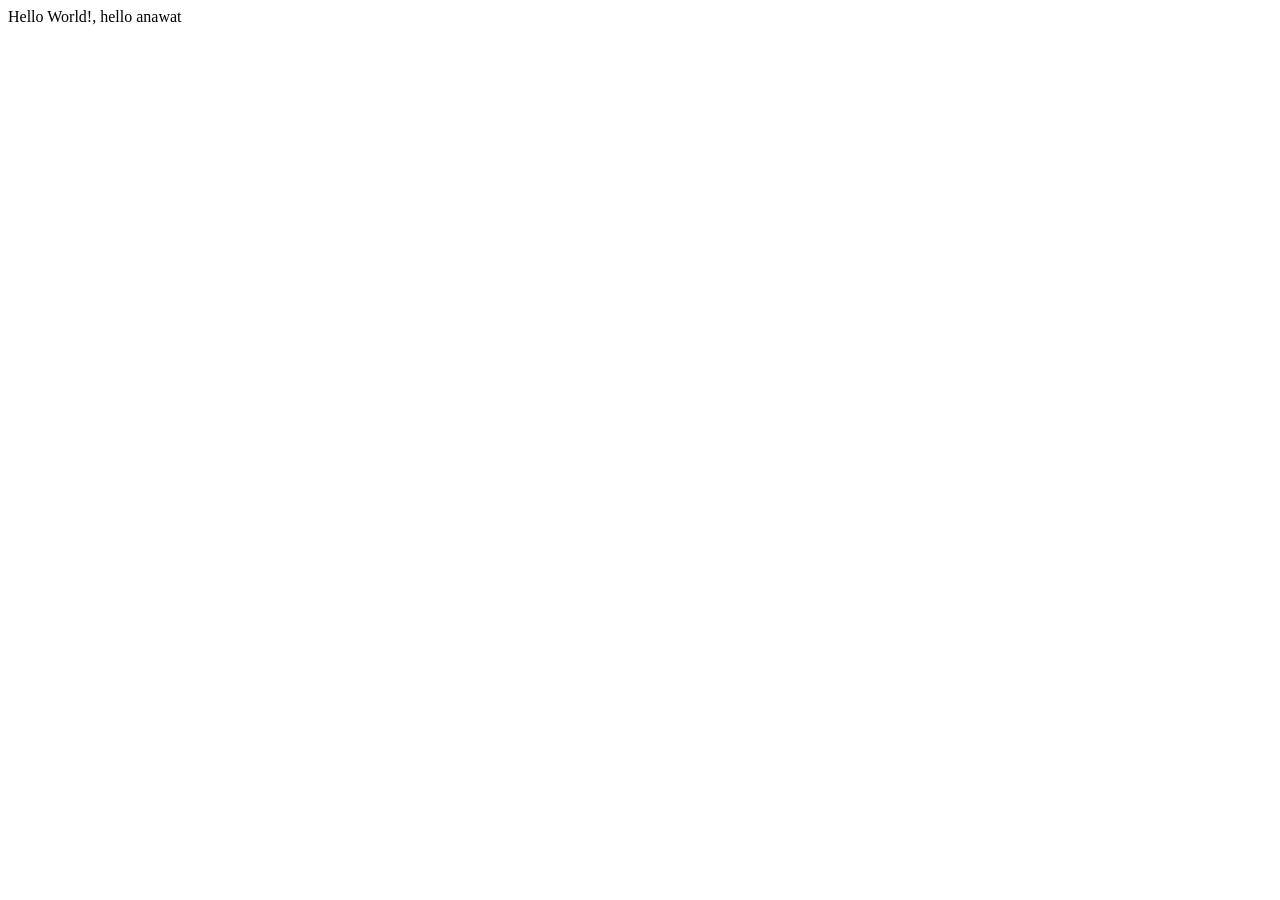
<file: Lab2/Lab2_index1.html>
<!DOCTYPE html>
<html lang="en">
<head>
    <meta charset="UTF-8">
    <meta name="viewport" content="width=, initial-scale=1.0">
    <title>Document</title>
</head>
<body>
    Hello World!, hello anawat
</body>
</html>
</file>
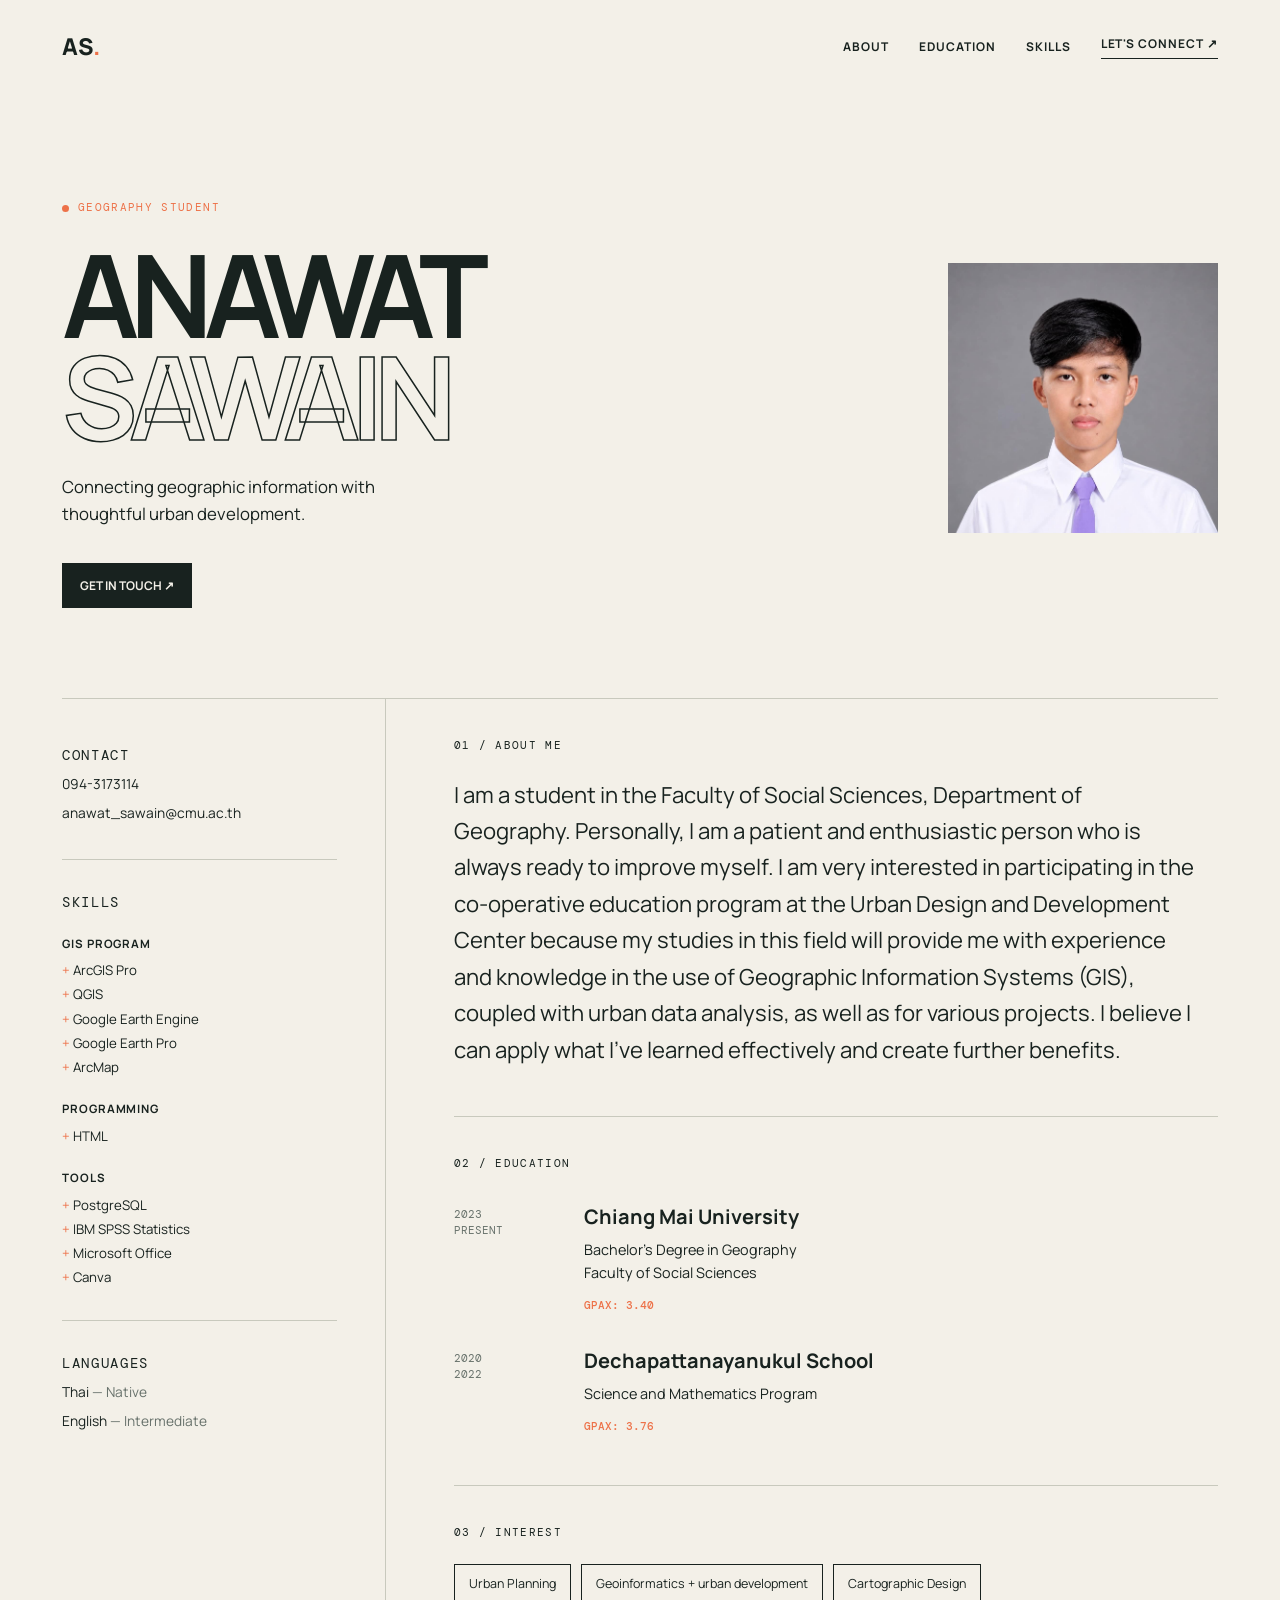
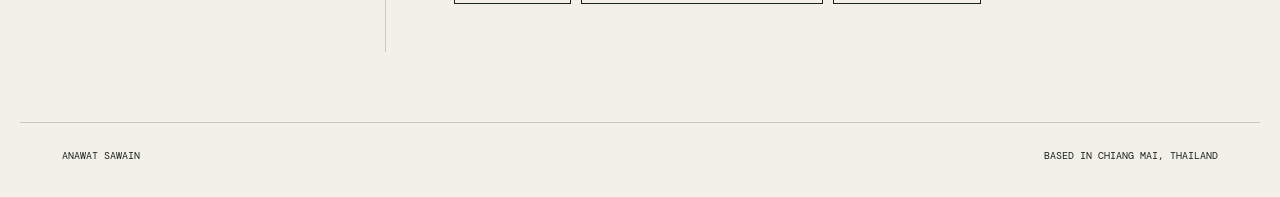
<file: Lab3/lab3_bootstrap_cv.html>
<!doctype html>
<html lang="en">

<head>
    <meta charset="utf-8">
    <meta name="viewport" content="width=device-width, initial-scale=1">
    <title>Anawat Sawain | Geography Student</title>
    <meta name="description" content="Personal resume of Anawat Sawain, a Geography student at Chiang Mai University.">
    <link rel="stylesheet" href="style.css">
</head>

<body>
    <nav class="topbar" aria-label="Main navigation">
        <a class="wordmark" href="#top">AS<span>.</span></a>
        <div class="nav-links">
            <a href="#about">About</a>
            <a href="#education">Education</a>
            <a href="#skills">Skills</a>
            <a class="contact-link" href="mailto:anawat_sawain@cmu.ac.th">Let's connect <span
                    aria-hidden="true">&#8599;</span></a>
        </div>
    </nav>

    <main id="top">
        <section class="hero" aria-labelledby="name">
            <div class="hero-copy">
                <p class="eyebrow"><span class="status-dot"></span> Geography student </p>
                <h1 id="name">ANAWAT<br><em>SAWAIN</em></h1>
                <p class="hero-intro">Connecting geographic information with thoughtful urban development.</p>
                <a class="primary-button" href="mailto:anawat_sawain@cmu.ac.th">Get in touch <span
                        aria-hidden="true">&#8599;</span></a>
            </div>
            <div class="hero-mark">
                <div class="mark-grid"></div>
                <img class="profile-photo" src="660410076.png" alt="Portrait of Anawat Sawain">
            </div>
        </section>

        <div class="resume-grid">
            <aside class="sidebar">
                <section class="side-section">
                    <p class="section-label">Contact</p>
                    <a href="tel:0943173114">094-3173114</a>
                    <a href="mailto:anawat_sawain@cmu.ac.th">anawat_sawain@cmu.ac.th</a>
                </section>
                <section class="side-section" id="skills">
                    <p class="section-label">Skills</p>
                    <h3>GIS Program</h3>
                    <ul class="compact-list">
                        <li>ArcGIS Pro</li>
                        <li>QGIS</li>
                        <li>Google Earth Engine</li>
                        <li>Google Earth Pro</li>
                        <li>ArcMap</li>
                    </ul>
                    <h3>Programming</h3>
                    <ul class="compact-list">
                        <li>HTML</li>
                    </ul>
                    <h3>Tools</h3>
                    <ul class="compact-list">
                        <li>PostgreSQL</li>
                        <li>IBM SPSS Statistics</li>
                        <li>Microsoft Office</li>
                        <li>Canva</li>
                    </ul>
                </section>
                <section class="side-section">
                    <p class="section-label">Languages</p>
                    <p>Thai <span class="muted">— Native</span></p>
                    <p>English <span class="muted">— Intermediate</span></p>
                </section>
            </aside>

            <div class="content-column">
                <section class="content-section" id="about">
                    <p class="section-label">01 / About me</p>
                    <p class="about-text">I am a student in the Faculty of Social Sciences, Department of Geography.
                        Personally, I am a patient and enthusiastic person who is always ready to improve myself. I am
                        very interested in participating in the co-operative education program at the Urban Design and
                        Development Center because my studies in this field will provide me with experience and
                        knowledge in the use of Geographic Information Systems (GIS), coupled with urban data analysis,
                        as well as for various projects. I believe I can apply what I've learned effectively and create
                        further benefits.</p>
                </section>
                <section class="content-section" id="education">
                    <p class="section-label">02 / Education</p>
                    <div class="education-item">
                        <div class="education-year">2023<br>Present</div>
                        <div>
                            <h2>Chiang Mai University</h2>
                            <p>Bachelor's Degree in Geography<br>Faculty of Social Sciences</p><strong>GPAX:
                                3.40</strong>
                        </div>
                    </div>
                    <div class="education-item">
                        <div class="education-year">2020<br>2022</div>
                        <div>
                            <h2>Dechapattanayanukul School</h2>
                            <p>Science and Mathematics Program</p><strong>GPAX: 3.76</strong>
                        </div>
                    </div>
                </section>
                <section class="content-section interest-section">
                    <p class="section-label">03 / Interest</p>
                    <div class="interest-list"><span>Urban Planning</span><span>Geoinformatics + urban
                            development</span><span>Cartographic Design</span></div>
                </section>
            </div>
        </div>
    </main>
    <footer><span>ANAWAT SAWAIN</span><span>Based in Chiang Mai, Thailand</span></footer>
</body>

</html>
</file>
<file: Lab3/style.css>
@import url('https://fonts.googleapis.com/css2?family=DM+Mono:wght@400;500&family=Manrope:wght@400;500;600;700;800&display=swap');

:root {
    --ink: #18221f;
    --paper: #f3f0e8;
    --mint: #b8d9c8;
    --line: #c8c9bd;
    --orange: #ed7148;
}

* {
    box-sizing: border-box;
}

html {
    scroll-behavior: smooth;
}

body {
    margin: 0;
    color: var(--ink);
    background: var(--paper);
    font-family: 'Manrope', sans-serif;
    line-height: 1.6;
}

a {
    color: inherit;
    text-decoration: none;
}

.topbar {
    align-items: center;
    display: flex;
    justify-content: space-between;
    margin: auto;
    max-width: 1240px;
    padding: 28px 42px;
}

.wordmark {
    font-size: 1.45rem;
    font-weight: 800;
}

.wordmark span,
.eyebrow {
    color: var(--orange);
}

.nav-links {
    align-items: center;
    display: flex;
    gap: 30px;
    font-size: .75rem;
    font-weight: 700;
    letter-spacing: .08em;
    text-transform: uppercase;
}

.nav-links a:hover,
.side-section>a:hover {
    color: var(--orange);
}

.nav-links .contact-link {
    border-bottom: 1px solid var(--ink);
    padding-bottom: 4px;
}

main {
    margin: auto;
    max-width: 1240px;
    padding: 45px 42px 70px;
}

.hero {
    align-items: center;
    display: flex;
    justify-content: space-between;
    min-height: 440px;
    padding: 50px 0 90px;
}

.eyebrow,
.section-label {
    font-family: 'DM Mono', monospace;
    font-size: .7rem;
    letter-spacing: .12em;
    text-transform: uppercase;
}

.eyebrow {
    align-items: center;
    display: flex;
    gap: 9px;
}

.status-dot {
    background: var(--orange);
    border-radius: 50%;
    display: inline-block;
    height: 7px;
    width: 7px;
}

h1 {
    font-size: clamp(4rem, 9vw, 8.4rem);
    letter-spacing: -.08em;
    line-height: .88;
    margin: 27px 0;
}

h1 em {
    color: transparent;
    font-style: normal;
    -webkit-text-stroke: 1.5px var(--ink);
}

.hero-intro {
    font-size: 1.05rem;
    max-width: 390px;
}

.primary-button {
    background: var(--ink);
    color: var(--paper);
    display: inline-block;
    font-size: .75rem;
    font-weight: 700;
    margin-top: 18px;
    padding: 13px 18px;
    text-transform: uppercase;
    transition: .2s;
}

.primary-button:hover {
    background: var(--orange);
    transform: translateY(-2px);
}

.hero-mark {
    background: var(--mint);
    height: 270px;
    overflow: hidden;
    position: relative;
    width: 270px;
}

.mark-grid {
    background-image: linear-gradient(rgba(24, 34, 31, .15) 1px, transparent 1px), linear-gradient(90deg, rgba(24, 34, 31, .15) 1px, transparent 1px);
    background-size: 27px 27px;
    height: 100%;
    transform: rotate(12deg) scale(1.3);
    width: 100%;
}

.profile-photo {
    height: 100%;
    inset: 0;
    object-fit: cover;
    object-position: center top;
    position: absolute;
    width: 100%;
}

.compass {
    border: 1px solid var(--ink);
    border-radius: 50%;
    font-family: 'DM Mono', monospace;
    font-size: 1.8rem;
    left: 50%;
    padding: 45px 16px;
    position: absolute;
    text-align: center;
    top: 50%;
    transform: translate(-50%, -50%) rotate(-12deg);
}

.coordinates {
    bottom: 18px;
    font-family: 'DM Mono', monospace;
    font-size: .65rem;
    left: 18px;
    line-height: 1.4;
    position: absolute;
}

.resume-grid {
    border-top: 1px solid var(--line);
    display: grid;
    grid-template-columns: 28% 1fr;
}

.sidebar {
    border-right: 1px solid var(--line);
    padding: 38px 48px 20px 0;
}

.side-section {
    border-bottom: 1px solid var(--line);
    margin-bottom: 31px;
    padding-bottom: 28px;
}

.side-section:last-child {
    border: 0;
}

.section-label {
    margin: 0 0 22px;
}

.side-section>a,
.side-section>p {
    display: block;
    font-size: .86rem;
    margin: 7px 0;
}

h3 {
    font-size: .72rem;
    letter-spacing: .08em;
    margin: 22px 0 7px;
    text-transform: uppercase;
}

.compact-list {
    list-style: none;
    margin: 0;
    padding: 0;
}

.compact-list li {
    font-size: .83rem;
    margin: 3px 0;
}

.compact-list li::before {
    color: var(--orange);
    content: '+ ';
}

.muted {
    color: #68726c;
}

.content-column {
    padding-left: 68px;
}

.content-section {
    border-bottom: 1px solid var(--line);
    padding: 38px 0 48px;
}

.about-text {
    font-size: clamp(1.05rem, 1.8vw, 1.38rem);
    line-height: 1.65;
    margin: 0;
    max-width: 740px;
}

.education-item {
    display: grid;
    gap: 40px;
    grid-template-columns: 90px 1fr;
    margin: 28px 0 0;
}

.education-year {
    color: #68726c;
    font-family: 'DM Mono', monospace;
    font-size: .7rem;
    line-height: 1.45;
    padding-top: 5px;
    text-transform: uppercase;
}

h2 {
    font-size: 1.25rem;
    margin: 0 0 5px;
}

.education-item p {
    font-size: .9rem;
    margin: 0 0 7px;
}

.education-item strong {
    color: var(--orange);
    font-family: 'DM Mono', monospace;
    font-size: .7rem;
    font-weight: 500;
}

.interest-section {
    border-bottom: 0;
}

.interest-list {
    display: flex;
    flex-wrap: wrap;
    gap: 10px;
}

.interest-list span {
    border: 1px solid var(--ink);
    font-size: .78rem;
    padding: 9px 14px;
}

footer {
    border-top: 1px solid var(--line);
    display: flex;
    font-family: 'DM Mono', monospace;
    font-size: .65rem;
    justify-content: space-between;
    margin: auto;
    max-width: 1240px;
    padding: 25px 42px 32px;
    text-transform: uppercase;
}

@media (max-width:700px) {
    .topbar {
        padding: 22px 20px;
    }

    .nav-links {
        gap: 14px;
    }

    .nav-links a:not(.contact-link) {
        display: none;
    }

    main {
        padding: 20px 20px 45px;
    }

    .hero {
        align-items: flex-start;
        flex-direction: column;
        min-height: 0;
        padding: 50px 0 65px;
    }

    .hero-mark {
        align-self: flex-end;
        height: 185px;
        margin-top: 45px;
        width: 185px;
    }

    .compass {
        font-size: 1.3rem;
        padding: 28px 11px;
    }

    .resume-grid {
        display: block;
    }

    .sidebar {
        border-bottom: 1px solid var(--line);
        border-right: 0;
        padding: 35px 0 5px;
    }

    .content-column {
        padding-left: 0;
    }

    .content-section {
        padding: 35px 0;
    }

    footer {
        padding: 22px 20px 28px;
    }

    footer span:last-child {
        text-align: right;
    }
}
</file>
